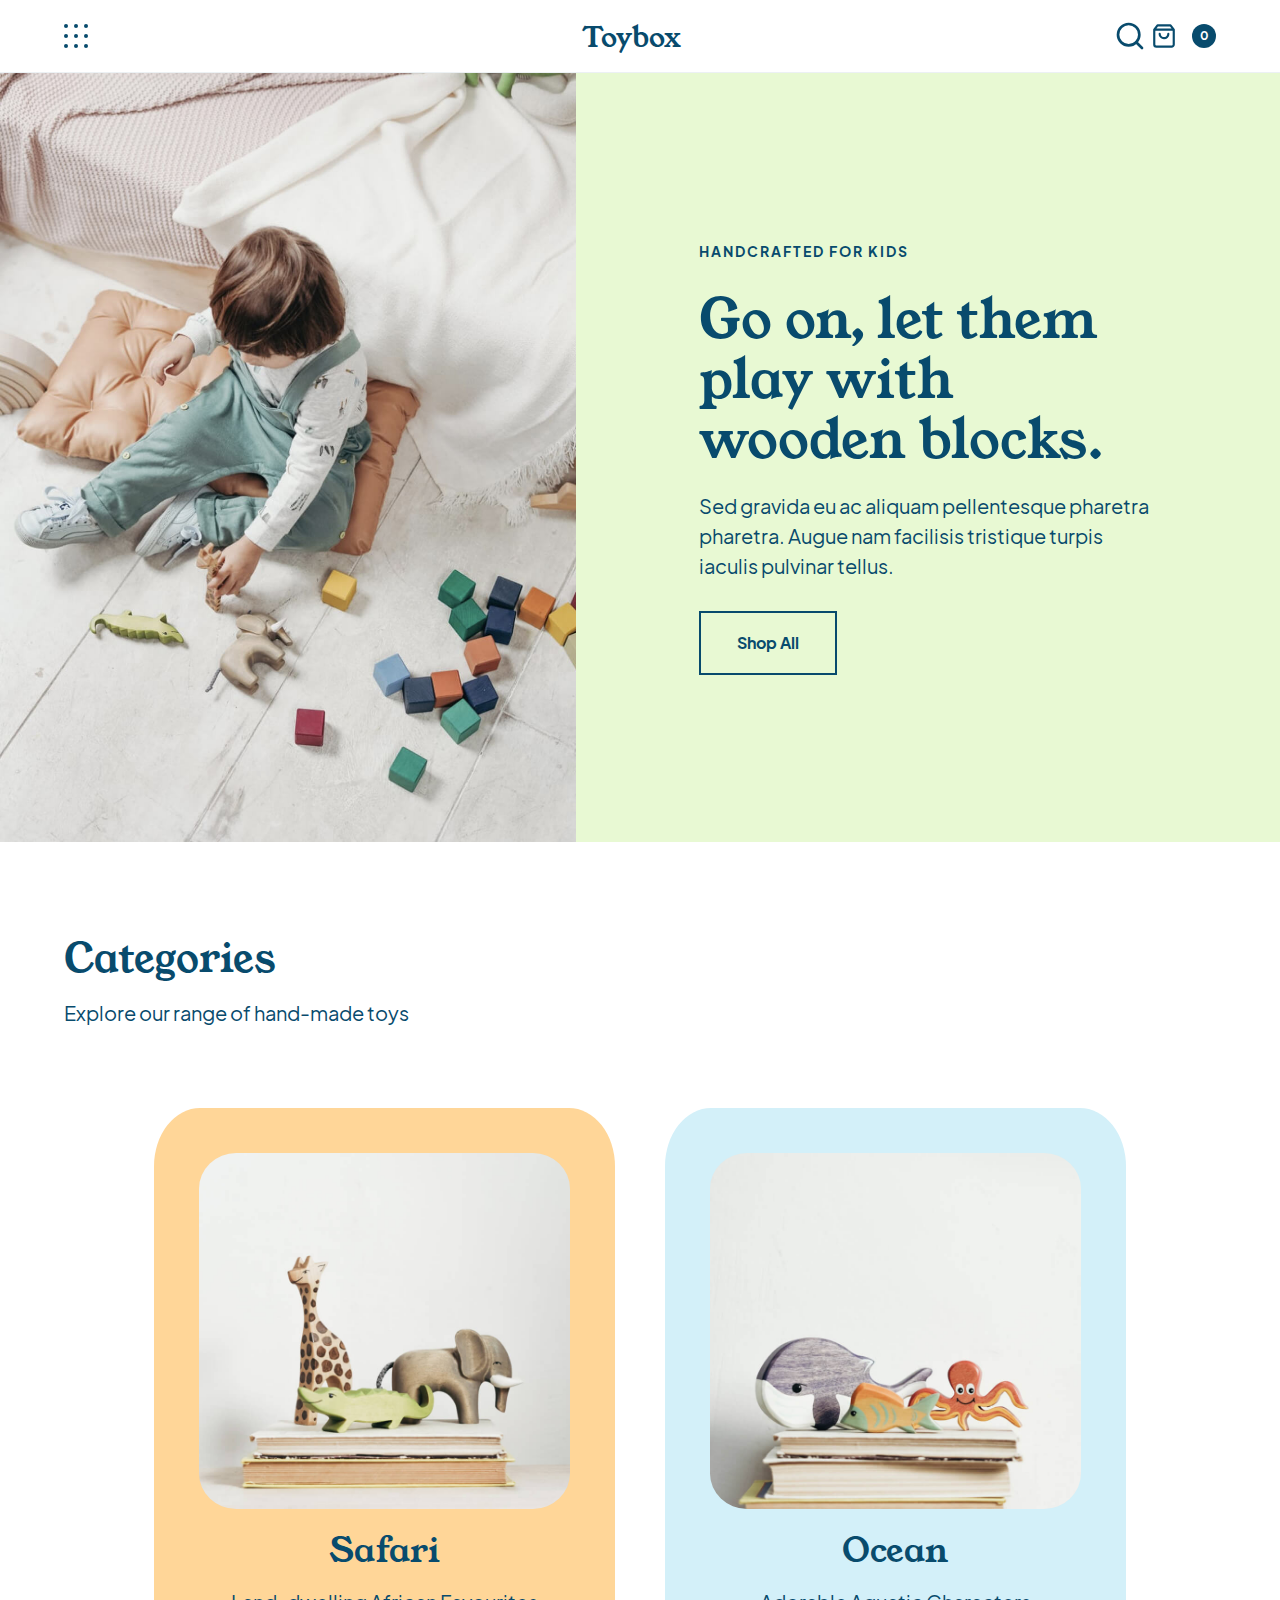
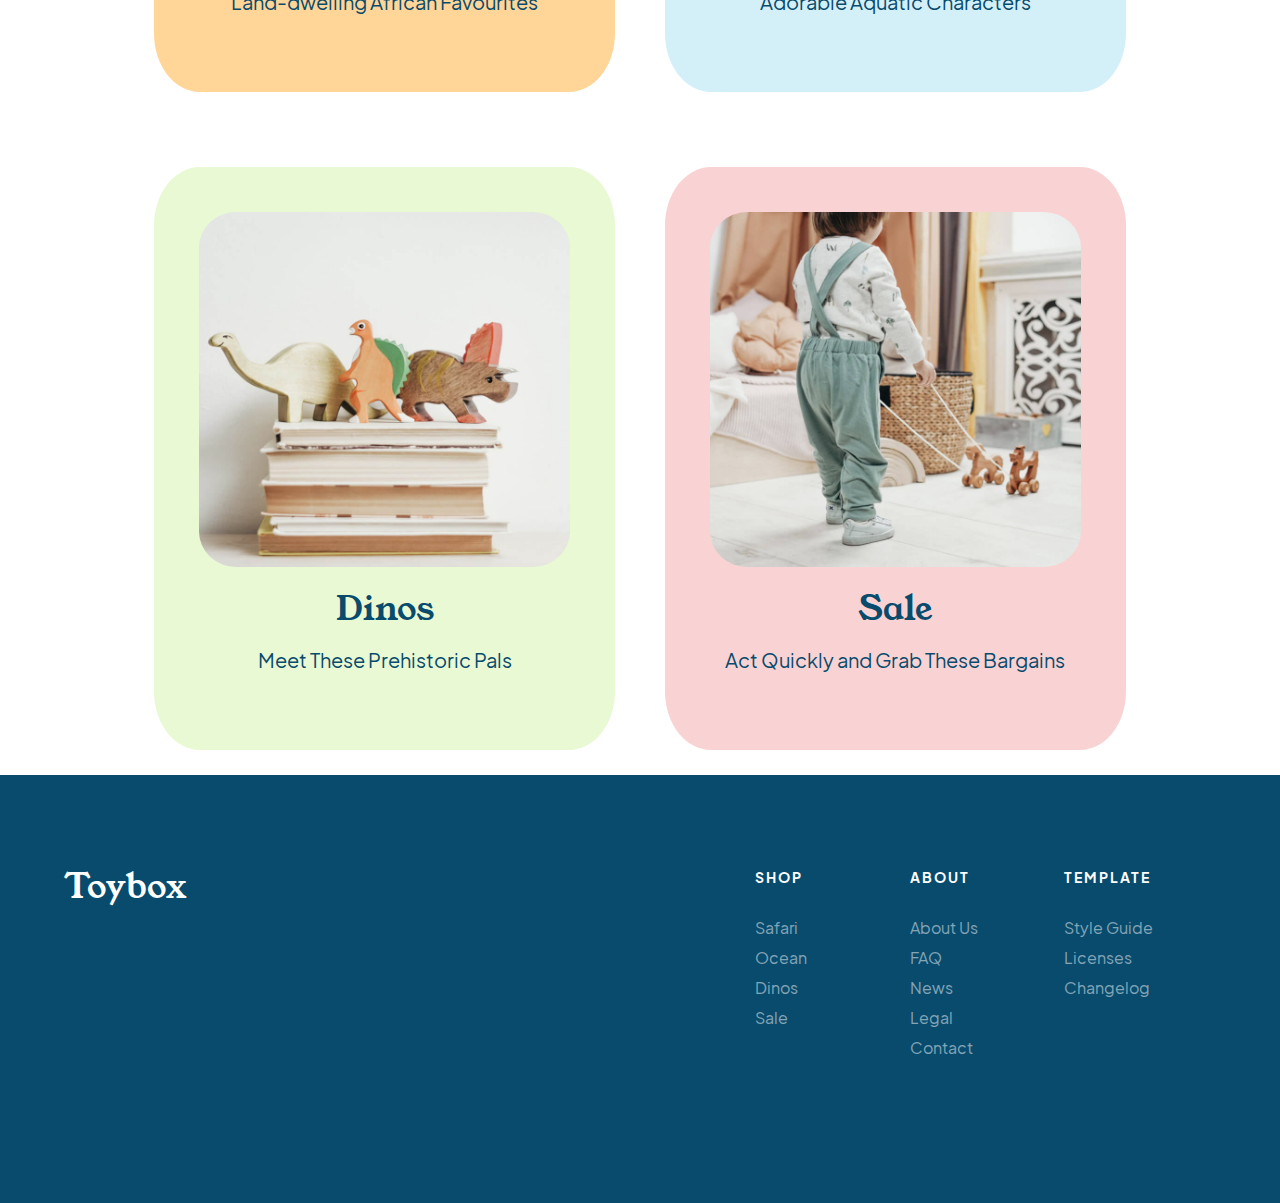
<file: index.html>
<!DOCTYPE html>
<html lang="en">
<head>
    <meta charset="UTF-8">
    <meta http-equiv="X-UA-Compatible" content="IE=edge">
    <meta name="viewport" content="width=device-width, initial-scale=1.0">
    <title>Toybox</title>
    <link rel="stylesheet" href="./styles/styles.css">
</head>
<body>
    <a href="#mainContent" class="skip-link">Skip to main content.</a>

    <nav class="navBar">
        <div class="wrapper">
            
            <button class="menuIcon">
                <img src="./assets/menu-button.svg" alt="open slide-out navigation" class="menuIcon">
            </button>

            <a href="#" class="logo">
                <h1>Toybox</h1>
            </a>

            <div class="searchCart">
                <button class="menuIcon">
                    <img src="./assets/search.svg" alt="search icon" class="searchIcon">
                </button>
            
                <a href="#" class="bag">
                    <img src="./assets/shop-bag.svg" alt="shopping bag icon" class="bagIcon">
                </a>

                <div class="counter">
                    <p class="smallCopy">0</p>
                </div> <!-- .counter END -->
            </div> <!-- .searchCart END -->

        </div> <!-- .wrapper END -->
    </nav> <!-- .navBar END -->

    <!-- HEADER SECTION -->

    <header>
        <div class="headerImgContainer wrapper">
            <img src="./assets/header-image.jpg" alt="A child in overalls playing with colourful wooden blocks on the floor">
        </div>
        
        <div class="headerContent wrapper">
            <div class="contentContainer">
                <h5>Handcrafted for kids</h5>
                <h3>Go on, let them play with wooden blocks.</h3>
                <p>Sed gravida eu ac aliquam pellentesque pharetra pharetra. Augue nam facilisis tristique turpis iaculis pulvinar tellus.</p>
                <a class="button" href="./shop.html">Shop All</a>
            </div>
        </div>
    </header>

    <!-- MAIN -->

    <main id="mainContent">
        <section class="categories" id="categories">
            <div class="wrapper">
                <h2>Categories</h2>
                <p>Explore our range of hand-made toys</p>
                <ul class="categoryGallery">
                    <li class="items itemOne">
                    <a href="">
                        <img src="./assets/safari-trio.jpg" alt="Hand-carved safari animal toys">
                        <h4>Safari</h4>
                        <p>Land-dwelling African Favourites</p>
                    </a>
                    </li>
                    <li class="items itemTwo">
                    <a href="">
                        <img src="./assets/ocean-trio.jpg" alt="A collection of ocean-themed animal toys">
                        <h4>Ocean</h4>
                        <p>Adorable Aquatic Characters</p>
                    </a>
                    </li>
                    <li class="items itemThree">
                    <a href="">
                        <img src="./assets/dino-trio.jpg" alt="Hand-carved dinosaur toys for kids">
                        <h4>Dinos</h4>
                        <p>Meet These Prehistoric Pals</p>
                    </a>
                    </li>
                    <li class="items itemFour">
                    <a href="">
                        <img src="./assets/sale.jpg" alt="A toddler pulling two wooden animals on wheels">
                        <h4>Sale</h4>
                        <p>Act Quickly and Grab These Bargains</p>
                    </a>
                    </li>
                </ul> <!-- .categoryGallery END-->
            </div> <!-- .wrapper END-->
        </section> <!-- .categories END-->    
    </main>    
    
    
    
    <!-- FOOTER -->

    <footer id="footer">
        <div class="wrapper">
            <div class="footerFlexContainer">
                <a href="" class="logo">
                    <h4>Toybox</h4>
                </a>
                <div class="footerNav">
                    <nav>
                        <ul class="footerShop">
                            <li>
                                <h5>Shop</h5>
                            </li>
                            <li>
                                <a href="">Safari</a>
                            </li>
                            <li>
                                <a href="">Ocean</a>
                            </li>
                            <li>
                                <a href="">Dinos</a>
                            </li>
                            <li>
                                <a href="">Sale</a>
                            </li>
                        </ul>
                        <ul class="footerAbout">
                            <li>
                                <h5>About</h5>
                            </li>
                            <li>
                                <a href="">About Us</a>
                            </li>
                            <li>
                                <a href="">FAQ</a>
                            </li>
                            <li>
                                <a href="">News</a>
                            </li>
                            <li>
                                <a href="">Legal</a>
                            </li>
                            <li>
                                <a href="">Contact</a>
                            </li>
                        </ul>
                        <ul class="footerTemp">
                            <li>
                                <h5>Template</h5>
                            </li>
                            <li>
                                <a href="">Style Guide</a>
                            </li>
                            <li>
                                <a href="">Licenses</a>
                            </li>
                            <li>
                                <a href="">Changelog</a>
                            </li>
                        </ul>
                    </nav>
                </div> <!-- .footerNav END -->
            </div> <!-- .footerFlexContainer END-->
        </div> <!-- .wrapper END-->
    </footer>


</body>
</html>
</file>
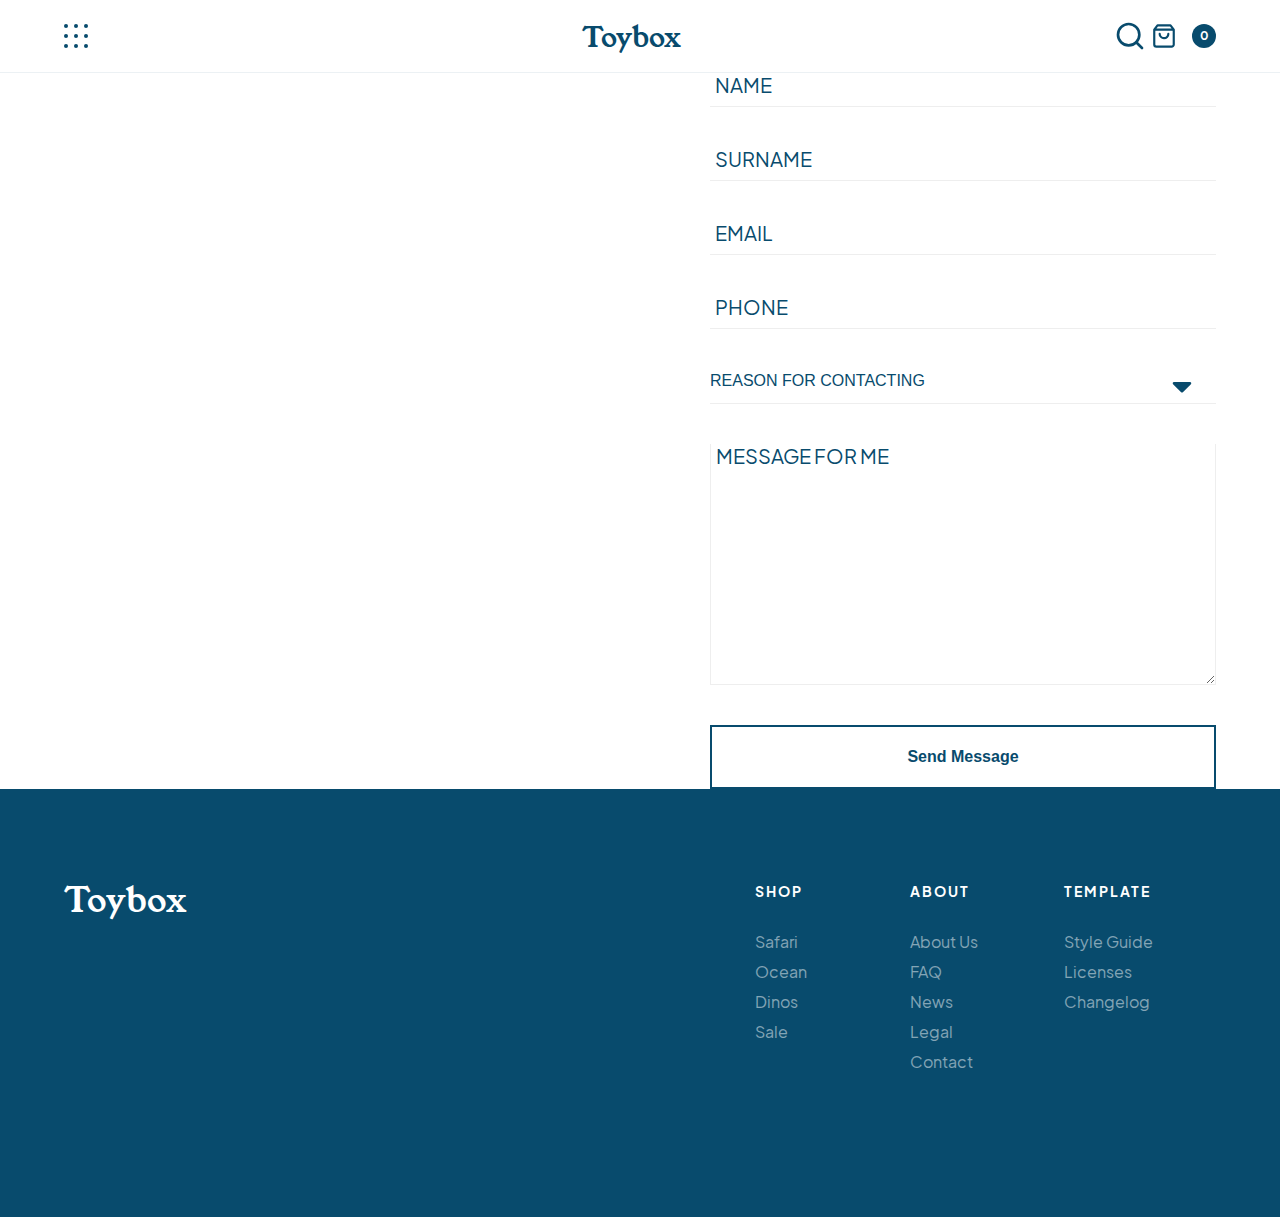
<file: contact.html>
<!DOCTYPE html>
<html lang="en">
<head>
    <meta charset="UTF-8">
    <meta http-equiv="X-UA-Compatible" content="IE=edge">
    <meta name="viewport" content="width=device-width, initial-scale=1.0">
    <title>Contact - Toybox</title>
    <link rel="stylesheet" href="./styles/styles.css">
</head>
<body>
    <a href="#contactMainContent" class="skip-link">Skip to main content.</a>

    <nav class="navBar">
        <div class="wrapper">
            
            <button class="menuIcon">
                <img src="./assets/menu-button.svg" alt="open slide-out navigation" class="menuIcon">
            </button>

            <a href="#" class="logo">
                <h1>Toybox</h1>
            </a>

            <div class="searchCart">
                <button class="menuIcon">
                    <img src="./assets/search.svg" alt="search icon" class="searchIcon">
                </button>
            
                <a href="#" class="bag">
                    <img src="./assets/shop-bag.svg" alt="shopping bag icon" class="bagIcon">
                </a>

                <div class="counter">
                    <p class="smallCopy">0</p>
                </div> <!-- .counter END -->
            </div> <!-- .searchCart END -->

        </div> <!-- .wrapper END -->
    </nav> <!-- .navBar END -->

    <main id="contactMainContent">
        <section class="mapForm">
            <div class="wrapper">
                <div class="mapContainer">
                    <iframe src="https://www.google.com/maps/embed?pb=!1m18!1m12!1m3!1d2886.995384023931!2d-79.40004738418473!3d43.64826437912145!2m3!1f0!2f0!3f0!3m2!1i1024!2i768!4f13.1!3m3!1m2!1s0x882b34dc87fa67bd%3A0xe172d8fcbe1c5997!2sJuno%20College%20of%20Technology%20(formerly%20HackerYou)!5e0!3m2!1sen!2sca!4v1651180917781!5m2!1sen!2sca" width="600" height="450" style="border:0;" allowfullscreen="" loading="lazy" referrerpolicy="no-referrer-when-downgrade"></iframe>
                </div>

                <div class="formContainer">
                    <form action="#" method="POST" class="contactForm" name="contactForm">
                        <label for="name" class="sr-only">Name</label>
                        <input type="text" id="name" placeholder="Name">

                        <label for="surname" class="sr-only">Surname</label>
                        <input type="text" id="surname" placeholder="Surname">

                        <label for="email" class="sr-only">Email</label>
                        <input type="email" id="email" placeholder="Email">

                        <label for="phone" class="sr-only">Phone</label>
                        <input type="tel" id="phone" placeholder="Phone">

                        <select name="reason" id="reason">
                            <option value="initial" disabled selected>Reason for contacting</option>
                            <option value="refund">Refund request</option>
                            <option value="status">Order status update</option>
                            <option value="praise">Praise!</option>
                            <option value="complaint">General concerns</option>
                        </select>

                        <label for="message" class="sr-only">Message for me</label>
                        <textarea name="message" id="message" cols="30" rows="10" placeholder="Message for me"></textarea>

                        <button>Send Message</button>
                    </form>
                </div>
            </div>
        </section>
    </main>




    <footer id="footer">
        <div class="wrapper">
            <div class="footerFlexContainer">
                <a href="" class="logo">
                    <h4>Toybox</h4>
                </a>
                <div class="footerNav">
                    <nav>
                        <ul class="footerShop">
                            <li>
                                <h5>Shop</h5>
                            </li>
                            <li>
                                <a href="">Safari</a>
                            </li>
                            <li>
                                <a href="">Ocean</a>
                            </li>
                            <li>
                                <a href="">Dinos</a>
                            </li>
                            <li>
                                <a href="">Sale</a>
                            </li>
                        </ul>
                        <ul class="footerAbout">
                            <li>
                                <h5>About</h5>
                            </li>
                            <li>
                                <a href="">About Us</a>
                            </li>
                            <li>
                                <a href="">FAQ</a>
                            </li>
                            <li>
                                <a href="">News</a>
                            </li>
                            <li>
                                <a href="">Legal</a>
                            </li>
                            <li>
                                <a href="">Contact</a>
                            </li>
                        </ul>
                        <ul class="footerTemp">
                            <li>
                                <h5>Template</h5>
                            </li>
                            <li>
                                <a href="">Style Guide</a>
                            </li>
                            <li>
                                <a href="">Licenses</a>
                            </li>
                            <li>
                                <a href="">Changelog</a>
                            </li>
                        </ul>
                    </nav>
                </div> <!-- .footerNav END -->
            </div> <!-- .footerFlexContainer END-->
        </div> <!-- .wrapper END-->
    </footer>


</body>
</html>
</file>
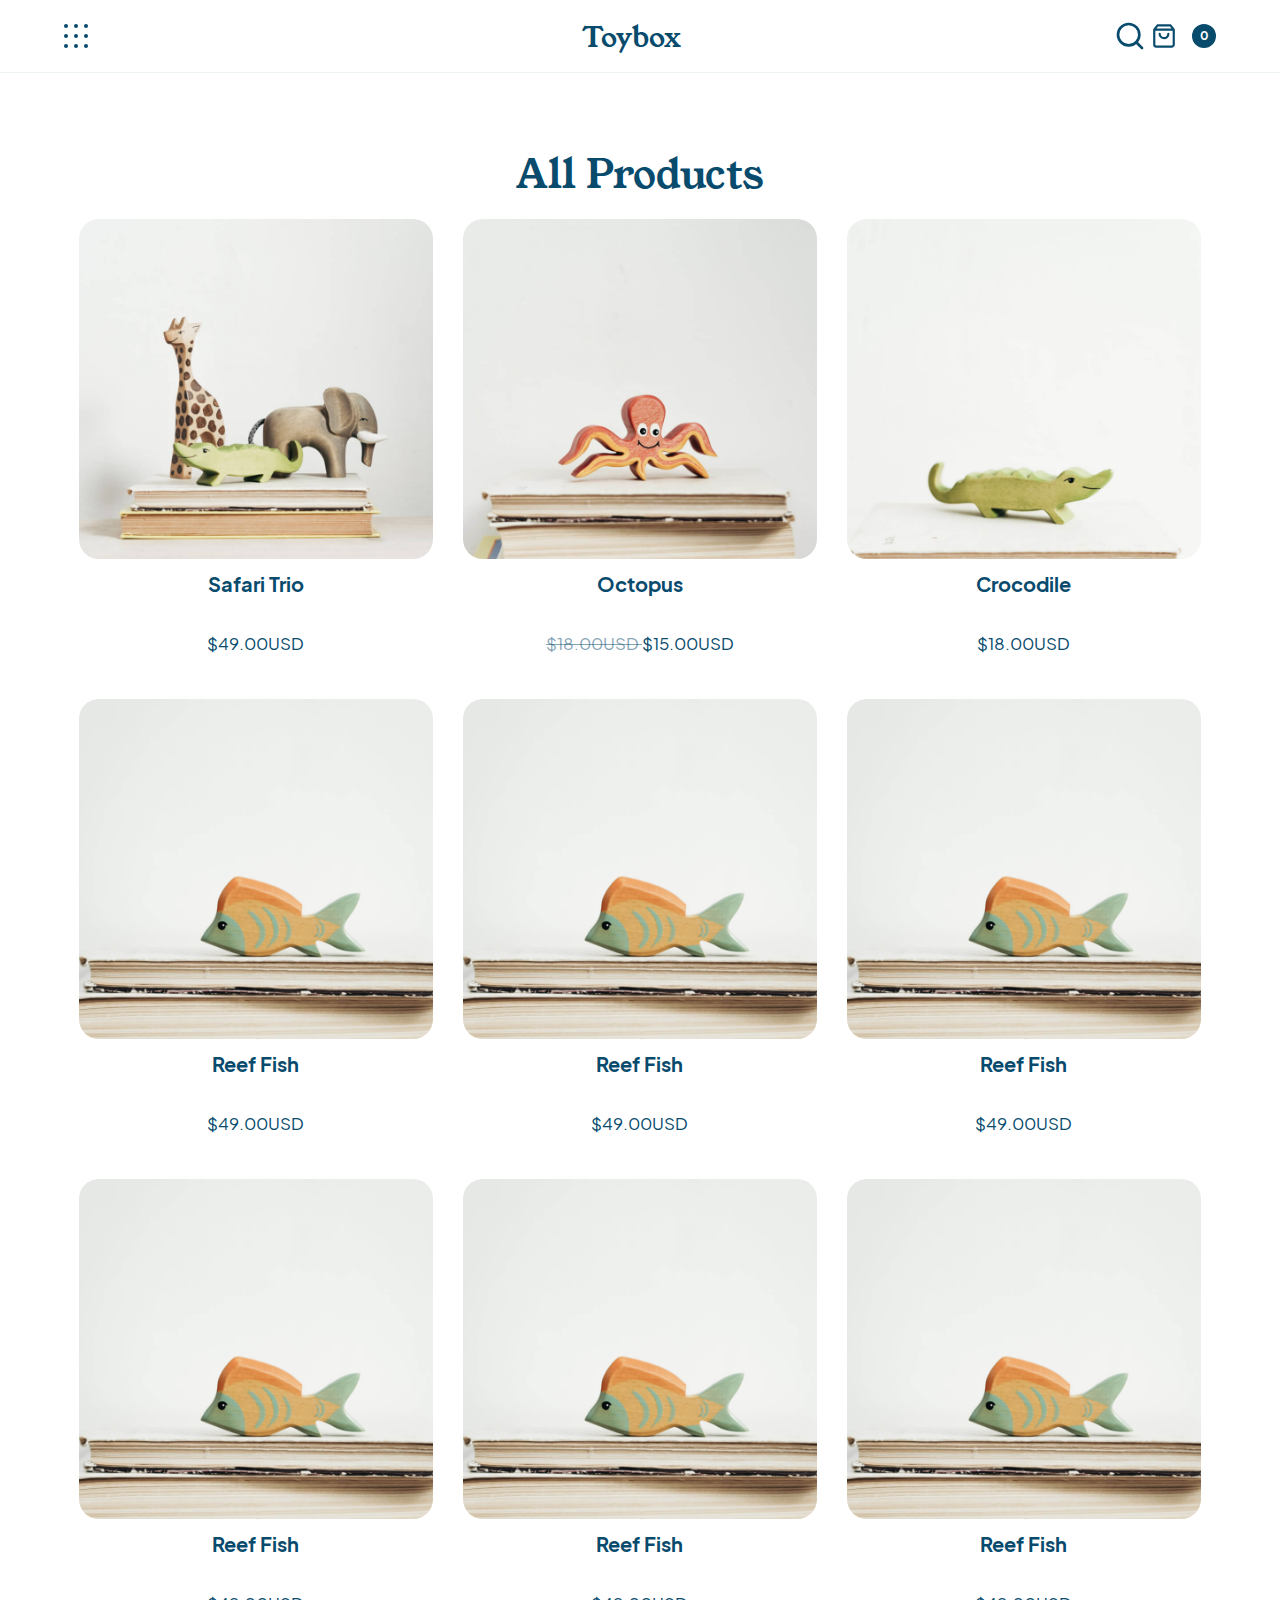
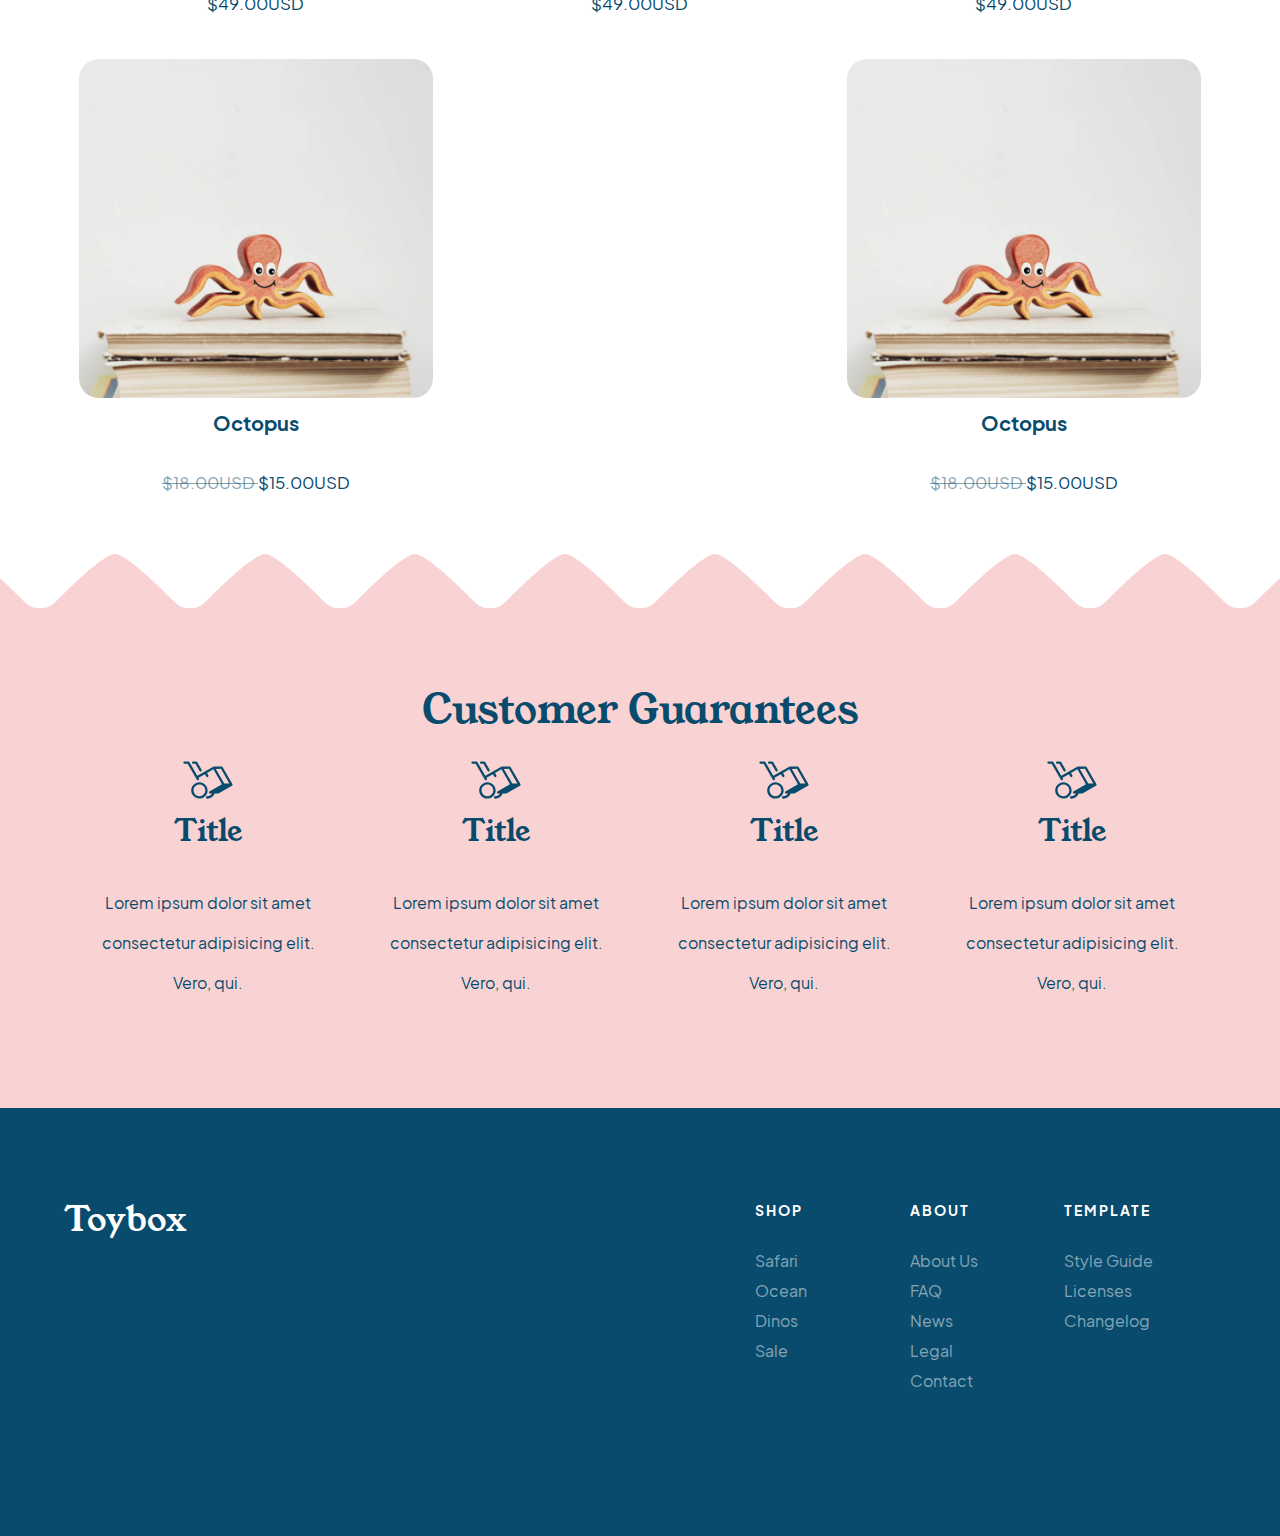
<file: shop.html>
<!DOCTYPE html>
<html lang="en">
<head>
    <meta charset="UTF-8">
    <meta http-equiv="X-UA-Compatible" content="IE=edge">
    <meta name="viewport" content="width=device-width, initial-scale=1.0">
    <title>Shop - Toybox</title>
    <link rel="stylesheet" href="./styles/styles.css">
</head>
<body>
    <a href="#products-main" class="skip-link">Skip to main content.</a>

    <nav class="navBar">
        <div class="wrapper">
            
            <button class="menuIcon">
                <img src="./assets/menu-button.svg" alt="open slide-out navigation" class="menuIcon">
            </button>

            <a href="./index.html" class="logo">
                <h1>Toybox <span class="sr-only"> - Shop Page</span> </h1>
            </a>

            <div class="searchCart">
                <button class="menuIcon">
                    <img src="./assets/search.svg" alt="search icon" class="searchIcon">
                </button>
            
                <a href="#" class="bag">
                    <img src="./assets/shop-bag.svg" alt="shopping bag icon" class="bagIcon">
                </a>

                <div class="counter">
                    <p class="smallCopy">0</p>
                </div> <!-- .counter END -->
            </div> <!-- .searchCart END -->

        </div> <!-- .wrapper END -->
    </nav> <!-- .navBar END -->
    
    <main id="products-main" class="products-main">
        <section class="products">
            <div class="wrapper">
                <h2>All Products</h2>
                <ul class="products-list">
                    <li>
                        <a href="">
                            <img src="./assets/safari-trio.jpg" alt="Hand-carved safari animal toys">
                            <p class="popularProduct">Safari Trio</p>
                            <p class="price">$49.00USD</p>
                        </a>
                    </li>
                    <li>
                        <a href="">
                            <img src="./assets/octopus.jpg" alt="Wooden toy octopus">
                            <p class="popularProduct">Octopus</p>
                            <p class="price discountedPrice">$18.00USD <span class="newPrice">$15.00USD</span></p>
                        </a>
                    </li>
                    <li>
                        <a href="">
                            <img src="./assets/crocodile.jpg" alt="Wooden toy crocodile">
                            <p class="popularProduct">Crocodile</p>
                            <p class="price">$18.00USD</p>
                        </a>
                    </li>
                    <li>
                        <a href="">
                            <img src="./assets/reef-fish.jpg" alt="Hand-carved reef fish toy">
                            <p class="popularProduct">Reef Fish</p>
                            <p class="price">$49.00USD</p>
                        </a>
                    </li>
                    <li>
                        <a href="">
                            <img src="./assets/reef-fish.jpg" alt="Hand-carved reef fish toy">
                            <p class="popularProduct">Reef Fish</p>
                            <p class="price">$49.00USD</p>
                        </a>
                    </li>
                    <li>
                        <a href="">
                            <img src="./assets/reef-fish.jpg" alt="Hand-carved reef fish toy">
                            <p class="popularProduct">Reef Fish</p>
                            <p class="price">$49.00USD</p>
                        </a>
                    </li>
                    <li>
                        <a href="">
                            <img src="./assets/reef-fish.jpg" alt="Hand-carved reef fish toy">
                            <p class="popularProduct">Reef Fish</p>
                            <p class="price">$49.00USD</p>
                        </a>
                    </li>
                    <li>
                        <a href="">
                            <img src="./assets/reef-fish.jpg" alt="Hand-carved reef fish toy">
                            <p class="popularProduct">Reef Fish</p>
                            <p class="price">$49.00USD</p>
                        </a>
                    </li>
                    <li>
                        <a href="">
                            <img src="./assets/reef-fish.jpg" alt="Hand-carved reef fish toy">
                            <p class="popularProduct">Reef Fish</p>
                            <p class="price">$49.00USD</p>
                        </a>
                    </li>
                    <li>
                        <a href="">
                            <img src="./assets/octopus.jpg" alt="Wooden toy octopus">
                            <p class="popularProduct">Octopus</p>
                            <p class="price discountedPrice">$18.00USD <span>$15.00USD</span></p>
                        </a>
                    </li>
                    <li>
                        <a href="">
                            <img src="./assets/octopus.jpg" alt="Wooden toy octopus">
                            <p class="popularProduct">Octopus</p>
                            <p class="price discountedPrice">$18.00USD <span>$15.00USD</span></p>
                        </a>
                    </li>
                </ul>
            </div>
        </section>

        <section class="guarantees">
            <div class="wrapper">
                <h2>Customer Guarantees</h2>
                <ul>
                    <li>
                        <img src="./assets/dolly.svg" alt="">
                        <h3>Title</h3>
                        <p>Lorem ipsum dolor sit amet consectetur adipisicing elit. Vero, qui.</p>
                    </li>
                    <li>
                        <img src="./assets/dolly.svg" alt="">
                        <h3>Title</h3>
                        <p>Lorem ipsum dolor sit amet consectetur adipisicing elit. Vero, qui.</p>
                    </li>
                    <li>
                        <img src="./assets/dolly.svg" alt="">
                        <h3>Title</h3>
                        <p>Lorem ipsum dolor sit amet consectetur adipisicing elit. Vero, qui.</p>
                    </li>
                    <li>
                        <img src="./assets/dolly.svg" alt="">
                        <h3>Title</h3>
                        <p>Lorem ipsum dolor sit amet consectetur adipisicing elit. Vero, qui.</p>
                    </li>
                </ul>
            </div>


        
        </section>
    </main>

    <footer id="footer">
        <div class="wrapper">
            <div class="footerFlexContainer">
                <a href="./index.html" class="logo">
                    <h4>Toybox</h4>
                </a>
                <div class="footerNav">
                    <nav>
                        <ul class="footerShop">
                            <li>
                                <h5>Shop</h5>
                            </li>
                            <li>
                                <a href="">Safari</a>
                            </li>
                            <li>
                                <a href="">Ocean</a>
                            </li>
                            <li>
                                <a href="">Dinos</a>
                            </li>
                            <li>
                                <a href="">Sale</a>
                            </li>
                        </ul>
                        <ul class="footerAbout">
                            <li>
                                <h5>About</h5>
                            </li>
                            <li>
                                <a href="">About Us</a>
                            </li>
                            <li>
                                <a href="">FAQ</a>
                            </li>
                            <li>
                                <a href="">News</a>
                            </li>
                            <li>
                                <a href="">Legal</a>
                            </li>
                            <li>
                                <a href="">Contact</a>
                            </li>
                        </ul>
                        <ul class="footerTemp">
                            <li>
                                <h5>Template</h5>
                            </li>
                            <li>
                                <a href="">Style Guide</a>
                            </li>
                            <li>
                                <a href="">Licenses</a>
                            </li>
                            <li>
                                <a href="">Changelog</a>
                            </li>
                        </ul>
                    </nav>
                </div> <!-- .footerNav END -->
            </div> <!-- .footerFlexContainer END-->
        </div> <!-- .wrapper END-->
    </footer> <!-- footer END -->

</body>
</html>
</file>
<file: styles/styles.css>
/* _variables.scss */
/* site fonts */
/* if we set our root element font-size to 125%, then 1 rem = 20px */
/* site colours */
html {
  line-height: 1.15;
  -ms-text-size-adjust: 100%;
  -webkit-text-size-adjust: 100%;
}

body {
  margin: 0;
}

article, aside, footer, header, nav, section {
  display: block;
}

h1 {
  font-size: 2em;
  margin: 0.67em 0;
}

figcaption, figure, main {
  display: block;
}

figure {
  margin: 1em 40px;
}

hr {
  -webkit-box-sizing: content-box;
          box-sizing: content-box;
  height: 0;
  overflow: visible;
}

pre {
  font-family: monospace, monospace;
  font-size: 1em;
}

a {
  background-color: transparent;
  -webkit-text-decoration-skip: objects;
}

abbr[title] {
  border-bottom: none;
  text-decoration: underline;
  -webkit-text-decoration: underline dotted;
          text-decoration: underline dotted;
}

b, strong {
  font-weight: inherit;
}

b, strong {
  font-weight: bolder;
}

code, kbd, samp {
  font-family: monospace, monospace;
  font-size: 1em;
}

dfn {
  font-style: italic;
}

mark {
  background-color: #ff0;
  color: #000;
}

small {
  font-size: 80%;
}

sub, sup {
  font-size: 75%;
  line-height: 0;
  position: relative;
  vertical-align: baseline;
}

sub {
  bottom: -0.25em;
}

sup {
  top: -0.5em;
}

audio, video {
  display: inline-block;
}

audio:not([controls]) {
  display: none;
  height: 0;
}

img {
  border-style: none;
}

svg:not(:root) {
  overflow: hidden;
}

button, input, optgroup, select, textarea {
  font-family: sans-serif;
  font-size: 100%;
  line-height: 1.15;
  margin: 0;
}

button, input {
  overflow: visible;
}

button, select {
  text-transform: none;
}

button, html [type=button], [type=reset], [type=submit] {
  -webkit-appearance: button;
}

button::-moz-focus-inner, [type=button]::-moz-focus-inner, [type=reset]::-moz-focus-inner, [type=submit]::-moz-focus-inner {
  border-style: none;
  padding: 0;
}

button:-moz-focusring, [type=button]:-moz-focusring, [type=reset]:-moz-focusring, [type=submit]:-moz-focusring {
  outline: 1px dotted ButtonText;
}

fieldset {
  padding: 0.35em 0.75em 0.625em;
}

legend {
  -webkit-box-sizing: border-box;
          box-sizing: border-box;
  color: inherit;
  display: table;
  max-width: 100%;
  padding: 0;
  white-space: normal;
}

progress {
  display: inline-block;
  vertical-align: baseline;
}

textarea {
  overflow: auto;
}

[type=checkbox], [type=radio] {
  -webkit-box-sizing: border-box;
          box-sizing: border-box;
  padding: 0;
}

[type=number]::-webkit-inner-spin-button, [type=number]::-webkit-outer-spin-button {
  height: auto;
}

[type=search] {
  -webkit-appearance: textfield;
  outline-offset: -2px;
}

[type=search]::-webkit-search-cancel-button, [type=search]::-webkit-search-decoration {
  -webkit-appearance: none;
}

::-webkit-file-upload-button {
  -webkit-appearance: button;
  font: inherit;
}

details, menu {
  display: block;
}

summary {
  display: list-item;
}

canvas {
  display: inline-block;
}

template {
  display: none;
}

[hidden] {
  display: none;
}

html {
  -webkit-box-sizing: border-box;
          box-sizing: border-box;
}

*, *:before, *:after {
  -webkit-box-sizing: inherit;
          box-sizing: inherit;
}

.sr-only {
  position: absolute;
  width: 1px;
  height: 1px;
  margin: -1px;
  border: 0;
  padding: 0;
  white-space: nowrap;
  -webkit-clip-path: inset(100%);
          clip-path: inset(100%);
  clip: rect(0 0 0 0);
  overflow: hidden;
}

.skip-link {
  position: absolute;
  left: -1000px;
  top: 5px;
  z-index: 999;
  background: white;
  color: black;
}

.skip-link:focus {
  left: 0;
}

/* _typography.scss */
/* import Jakarta Sans font */
@font-face {
  font-family: "Jakarta Sans";
  src: url("../fonts/PlusJakarta_Sans-2.5/webfonts/PlusJakartaSans-Regular.woff"), url("../fonts/PlusJakarta_Sans-2.5/static/PlusJakartaSans-Regular.ttf"), url("../fonts/PlusJakarta_Sans-2.5/webfonts/PlusJakartaSans-Regular.woff2");
  font-weight: normal;
}
/* import Jakarta Sans font in bold */
@font-face {
  font-family: "Jakarta Sans";
  src: url("../fonts/PlusJakarta_Sans-2.5/webfonts/PlusJakartaSans-Bold.woff"), url(../fonts/PlusJakarta_Sans-2.5/webfonts/PlusJakartaSans-Bold.woff2), url(../fonts/PlusJakarta_Sans-2.5/static/PlusJakartaSans-Bold.ttf);
  font-weight: bold;
}
/* import Young Serif font */
@font-face {
  font-family: "Young Serif";
  src: url("../fonts/youngserif/YoungSerif-Regular.otf");
}
html {
  font-size: 125%;
}

body {
  font-family: "Jakarta Sans";
  font-size: 1rem;
  color: #084b6d;
}

h1, h2, h3, h4, blockquote {
  font-family: "Young Serif";
  font-weight: normal;
  color: #084b6d;
  margin: 0;
}

h1 {
  font-size: 1.4rem;
}

h2 {
  font-size: 2rem;
  line-height: 2.4rem;
  margin-bottom: 18px;
}

h3 {
  font-size: 2.7rem;
  line-height: 3rem;
  margin-bottom: 24px;
}

h4 {
  font-size: 1.7rem;
  line-height: 2rem;
  margin-bottom: 18px;
}

h5 {
  font-size: 0.7rem;
  font-weight: bold;
  line-height: 1.2rem;
  letter-spacing: 0.1rem;
  text-transform: uppercase;
  margin: 0 0 24px 0;
}

p {
  line-height: 1.5rem;
  margin: 0 0 30px 0;
}
p.smallCopy {
  font-size: 0.6rem;
  line-height: 1.2rem;
  font-weight: bold;
  margin: 0;
}

ul, li, a, input {
  padding: 0;
  margin: 0;
}

ul {
  list-style: none;
}

a {
  text-decoration: none;
  color: inherit;
  cursor: pointer;
  -webkit-transition: 0.3s;
  transition: 0.3s;
}

.wrapper {
  max-width: 1260px;
  width: 90%;
  margin: 0 auto;
}

/* _baseStyles.scss */
button {
  color: #084b6d;
  background-color: transparent;
  padding: 18px 36px;
  border: 2px solid #084b6d;
  font-size: 0.8rem;
  font-weight: bold;
  line-height: 1.2rem;
  text-align: center;
  cursor: pointer;
  -webkit-transition: 0.3s;
  transition: 0.3s;
  /* style the button in the main nav menu to look just like an icon */
}
button:hover {
  background-color: #084b6d;
  color: #fff;
}
button:focus {
  background-color: #084b6d;
  color: #fff;
}
button.secondary {
  background-color: transparent;
  border-color: #fff;
  color: #fff;
  padding: 8px 12px;
}
button.secondary:hover {
  background-color: #fff;
  color: #084b6d;
}
button.secondary:focus {
  background-color: #fff;
  color: #084b6d;
}
button.solid {
  color: #fff;
  background-color: #084b6d;
}
button.solid:hover {
  color: #084b6d;
  background-color: #fff;
}
button.menuIcon {
  display: inherit;
  padding: 0;
  border: none;
}
button.menuIcon:hover {
  background-color: transparent;
}
button.menuIcon:focus {
  background-color: transparent;
}

a {
  display: inline-block;
}
a.button {
  color: #084b6d;
  background-color: transparent;
  padding: 18px 36px;
  border: 2px solid #084b6d;
  font-size: 0.8rem;
  font-weight: bold;
  line-height: 1.2rem;
  text-align: center;
  -webkit-transition: 0.3s;
  transition: 0.3s;
}
a.button:hover {
  background-color: #084b6d;
  color: #fff;
}
a.button:focus {
  background-color: #084b6d;
  color: #fff;
}

img {
  width: 100%;
  display: block;
}

.navBar {
  position: sticky;
  top: 0;
  z-index: 10;
  border-bottom: 1px solid rgba(8, 75, 109, 0.08);
  background-color: #fff;
}
.navBar .wrapper {
  display: -webkit-box;
  display: -ms-flexbox;
  display: flex;
  -webkit-box-pack: justify;
      -ms-flex-pack: justify;
          justify-content: space-between;
  padding: 20px 0;
}
.navBar .searchCart {
  display: -webkit-box;
  display: -ms-flexbox;
  display: flex;
}
.navBar .searchCart .searchIcon,
.navBar .searchCart .bag {
  margin-right: 15px;
}
.navBar a {
  display: -webkit-box;
  display: -ms-flexbox;
  display: flex;
}
.navBar .logo {
  margin-left: 60px;
}
.navBar .counter {
  display: -webkit-box;
  display: -ms-flexbox;
  display: flex;
  -webkit-box-align: center;
      -ms-flex-align: center;
          align-items: center;
}
.navBar .counter p {
  width: 24px;
  height: 24px;
  background-color: #084b6d;
  color: #fff;
  text-align: center;
  border-radius: 50%;
}

header {
  background-color: #e8f9d3;
  margin-bottom: 90px;
  display: -webkit-box;
  display: -ms-flexbox;
  display: flex;
  -webkit-box-align: center;
      -ms-flex-align: center;
          align-items: center;
  -ms-flex-wrap: wrap;
      flex-wrap: wrap;
}
header .headerImgContainer {
  width: 45%;
}
header .headerImgContainer img {
  max-width: 100%;
  display: block;
}
header .headerContent {
  width: 55%;
  color: #084b6d;
}
header .headerContent .contentContainer {
  margin: 0 auto;
  width: 65%;
}

.categoryGallery {
  display: -webkit-box;
  display: -ms-flexbox;
  display: flex;
  -webkit-box-pack: center;
      -ms-flex-pack: center;
          justify-content: center;
  -ms-flex-wrap: wrap;
      flex-wrap: wrap;
  text-align: center;
  width: 100%;
}
.categoryGallery .items {
  padding: 45px;
  margin: 50px 25px 25px;
  border-radius: 10%;
  width: 40%;
  display: -webkit-box;
  display: -ms-flexbox;
  display: flex;
  -webkit-box-orient: vertical;
  -webkit-box-direction: normal;
      -ms-flex-direction: column;
          flex-direction: column;
  -webkit-box-align: center;
      -ms-flex-align: center;
          align-items: center;
}
.categoryGallery .items img {
  width: 100%;
  border-radius: 10%;
  margin: 0 auto 20px auto;
}
.categoryGallery .items a:hover {
  -webkit-transform: scale(0.95);
          transform: scale(0.95);
}
.categoryGallery .items a:focus {
  -webkit-transform: scale(0.95);
          transform: scale(0.95);
}
.categoryGallery .itemOne {
  background-color: #ffd698;
}
.categoryGallery .itemTwo {
  background-color: #d3f0f9;
}
.categoryGallery .itemThree {
  background-color: #e8f9d3;
}
.categoryGallery .itemFour {
  background-color: #f9d3d3;
}

.products-main section {
  padding: 75px 0;
}
.products-main h2 {
  text-align: center;
}
.products-main .products-list {
  display: -webkit-box;
  display: -ms-flexbox;
  display: flex;
  -ms-flex-wrap: wrap;
      flex-wrap: wrap;
  -webkit-box-pack: justify;
      -ms-flex-pack: justify;
          justify-content: space-between;
}
.products-main .products-list li {
  -ms-flex-preferred-size: calc(33.3333333333% - 30px);
      flex-basis: calc(33.3333333333% - 30px);
  margin: 5px 15px;
  text-align: center;
}
.products-main .products-list img {
  border-radius: 20px;
  margin-bottom: 10px;
}
.products-main .popularProduct {
  font-weight: bold;
}
.products-main .price {
  font-size: smaller;
}
.products-main .discountedPrice {
  text-decoration: line-through;
  color: rgba(8, 75, 109, 0.5);
}
.products-main .discountedPrice span {
  display: inline-block;
  text-decoration: none;
  color: #084b6d;
}

.guarantees {
  background-color: #f9d3d3;
  position: relative;
}
.guarantees h2 {
  font-size: 2rem;
}
.guarantees h3 {
  font-size: 1.5rem;
}
.guarantees p {
  font-size: 0.8rem;
  line-height: 2rem;
}
.guarantees::before {
  content: "";
  background-image: url("../assets/wave-3.svg");
  background-position: top center;
  background-size: 1500px 60px;
  background-repeat: repeat-x;
  background-color: #f9d3d3;
  position: absolute;
  height: 3rem;
  left: 0;
  right: 0;
  top: -60px;
}
.guarantees ul {
  display: -webkit-box;
  display: -ms-flexbox;
  display: flex;
}
.guarantees ul li {
  margin: 0 20px;
  width: calc(25% - 40px);
  display: -webkit-box;
  display: -ms-flexbox;
  display: flex;
  -webkit-box-orient: vertical;
  -webkit-box-direction: normal;
      -ms-flex-direction: column;
          flex-direction: column;
  -webkit-box-align: center;
      -ms-flex-align: center;
          align-items: center;
  text-align: center;
}
.guarantees ul li img {
  width: 50px;
}

.mapForm .wrapper {
  display: -webkit-box;
  display: -ms-flexbox;
  display: flex;
  -ms-flex-wrap: wrap;
      flex-wrap: wrap;
}
.mapForm .wrapper .mapContainer {
  width: 50%;
}
.mapForm .wrapper iframe {
  width: 100%;
}
.mapForm .wrapper .formContainer {
  width: calc(50% - 70px);
  margin-left: 70px;
}
.mapForm .wrapper .contactForm {
  display: -webkit-box;
  display: -ms-flexbox;
  display: flex;
  -webkit-box-orient: vertical;
  -webkit-box-direction: normal;
      -ms-flex-direction: column;
          flex-direction: column;
}
.mapForm .wrapper .contactForm input, .mapForm .wrapper .contactForm textarea {
  padding: 0 0 10px 5px;
  border: none;
  margin-bottom: 40px;
  color: #333;
  font-family: "Jakarta Sans";
  border-bottom: 1px solid #eee;
}
.mapForm .wrapper .contactForm input::-webkit-input-placeholder, .mapForm .wrapper .contactForm textarea::-webkit-input-placeholder {
  color: #084b6d;
  opacity: 1;
  line-height: 1.2rem;
  text-transform: uppercase;
}
.mapForm .wrapper .contactForm input::-moz-placeholder, .mapForm .wrapper .contactForm textarea::-moz-placeholder {
  color: #084b6d;
  opacity: 1;
  line-height: 1.2rem;
  text-transform: uppercase;
}
.mapForm .wrapper .contactForm input:-ms-input-placeholder, .mapForm .wrapper .contactForm textarea:-ms-input-placeholder {
  color: #084b6d;
  opacity: 1;
  line-height: 1.2rem;
  text-transform: uppercase;
}
.mapForm .wrapper .contactForm input::-ms-input-placeholder, .mapForm .wrapper .contactForm textarea::-ms-input-placeholder {
  color: #084b6d;
  opacity: 1;
  line-height: 1.2rem;
  text-transform: uppercase;
}
.mapForm .wrapper .contactForm input::placeholder, .mapForm .wrapper .contactForm textarea::placeholder {
  color: #084b6d;
  opacity: 1;
  line-height: 1.2rem;
  text-transform: uppercase;
}
.mapForm .wrapper .contactForm textarea {
  min-height: 130px;
  border: 1px solid #eee;
  border-top: none;
}
.mapForm .wrapper .contactForm select {
  -webkit-appearance: none;
     -moz-appearance: none;
          appearance: none;
  display: block;
  color: #084b6d;
  padding: 0 0 10px 0;
  border: none;
  border-bottom: 1px solid #eee;
  border-radius: 0;
  margin-bottom: 40px;
  width: 100%;
  text-transform: uppercase;
  font-size: 0.8rem;
  line-height: 1.2rem;
  background-color: #fff;
  background-image: url(../assets/caret-down-solid.svg);
  background-repeat: no-repeat;
  background-position: 95% center;
  background-size: 20px;
}

footer {
  background-color: #084b6d;
  color: #fff;
  padding: 90px 0 50px 0;
}
footer .footerFlexContainer {
  display: -webkit-box;
  display: -ms-flexbox;
  display: flex;
  -webkit-box-pack: justify;
      -ms-flex-pack: justify;
          justify-content: space-between;
  margin-bottom: 90px;
}
footer .footerFlexContainer h4 {
  color: #fff;
}
footer .footerNav {
  width: 40%;
}
footer .footerNav nav {
  display: -webkit-box;
  display: -ms-flexbox;
  display: flex;
  -webkit-box-pack: justify;
      -ms-flex-pack: justify;
          justify-content: space-between;
}
footer .footerNav nav ul {
  width: 33%;
}
footer .footerNav nav a {
  color: rgba(255, 255, 255, 0.5);
  font-size: 0.8rem;
  line-height: 1.5rem;
}
footer .footerNav nav a:hover {
  color: white;
}
footer .footerNav nav a:focus {
  color: white;
}

@media (max-width: 480px) {
  html {
    font-size: 100%;
  }

  header {
    -webkit-box-orient: vertical;
    -webkit-box-direction: normal;
        -ms-flex-direction: column;
            flex-direction: column;
  }

  .headerImgContainer {
    min-width: 100%;
  }

  .headerContent {
    min-width: 100%;
  }

  header .headerContent .contentContainer {
    width: 90%;
    padding: 50px 0;
  }
  header .headerContent .contentContainer h3 {
    font-size: 2rem;
  }

  .categoryGallery .items {
    width: 100%;
    padding: 20px;
    margin: 10px 10px 10px;
  }

  .categoryGallery {
    margin: 100px 0;
  }

  footer .footerFlexContainer {
    -webkit-box-orient: vertical;
    -webkit-box-direction: normal;
        -ms-flex-direction: column;
            flex-direction: column;
    -webkit-box-align: center;
        -ms-flex-align: center;
            align-items: center;
  }

  footer .footerNav nav {
    -webkit-box-orient: vertical;
    -webkit-box-direction: normal;
        -ms-flex-direction: column;
            flex-direction: column;
    -webkit-box-align: center;
        -ms-flex-align: center;
            align-items: center;
    text-align: center;
  }
  footer .footerNav nav a {
    line-height: 1.7rem;
  }

  footer .footerNav nav ul {
    padding: 20px 0;
    width: auto;
  }
  footer .footerNav nav ul h5 {
    margin: 0 0 10px 0;
  }

  footer .footerNav nav a {
    font-size: 1rem;
  }
}
</file>
